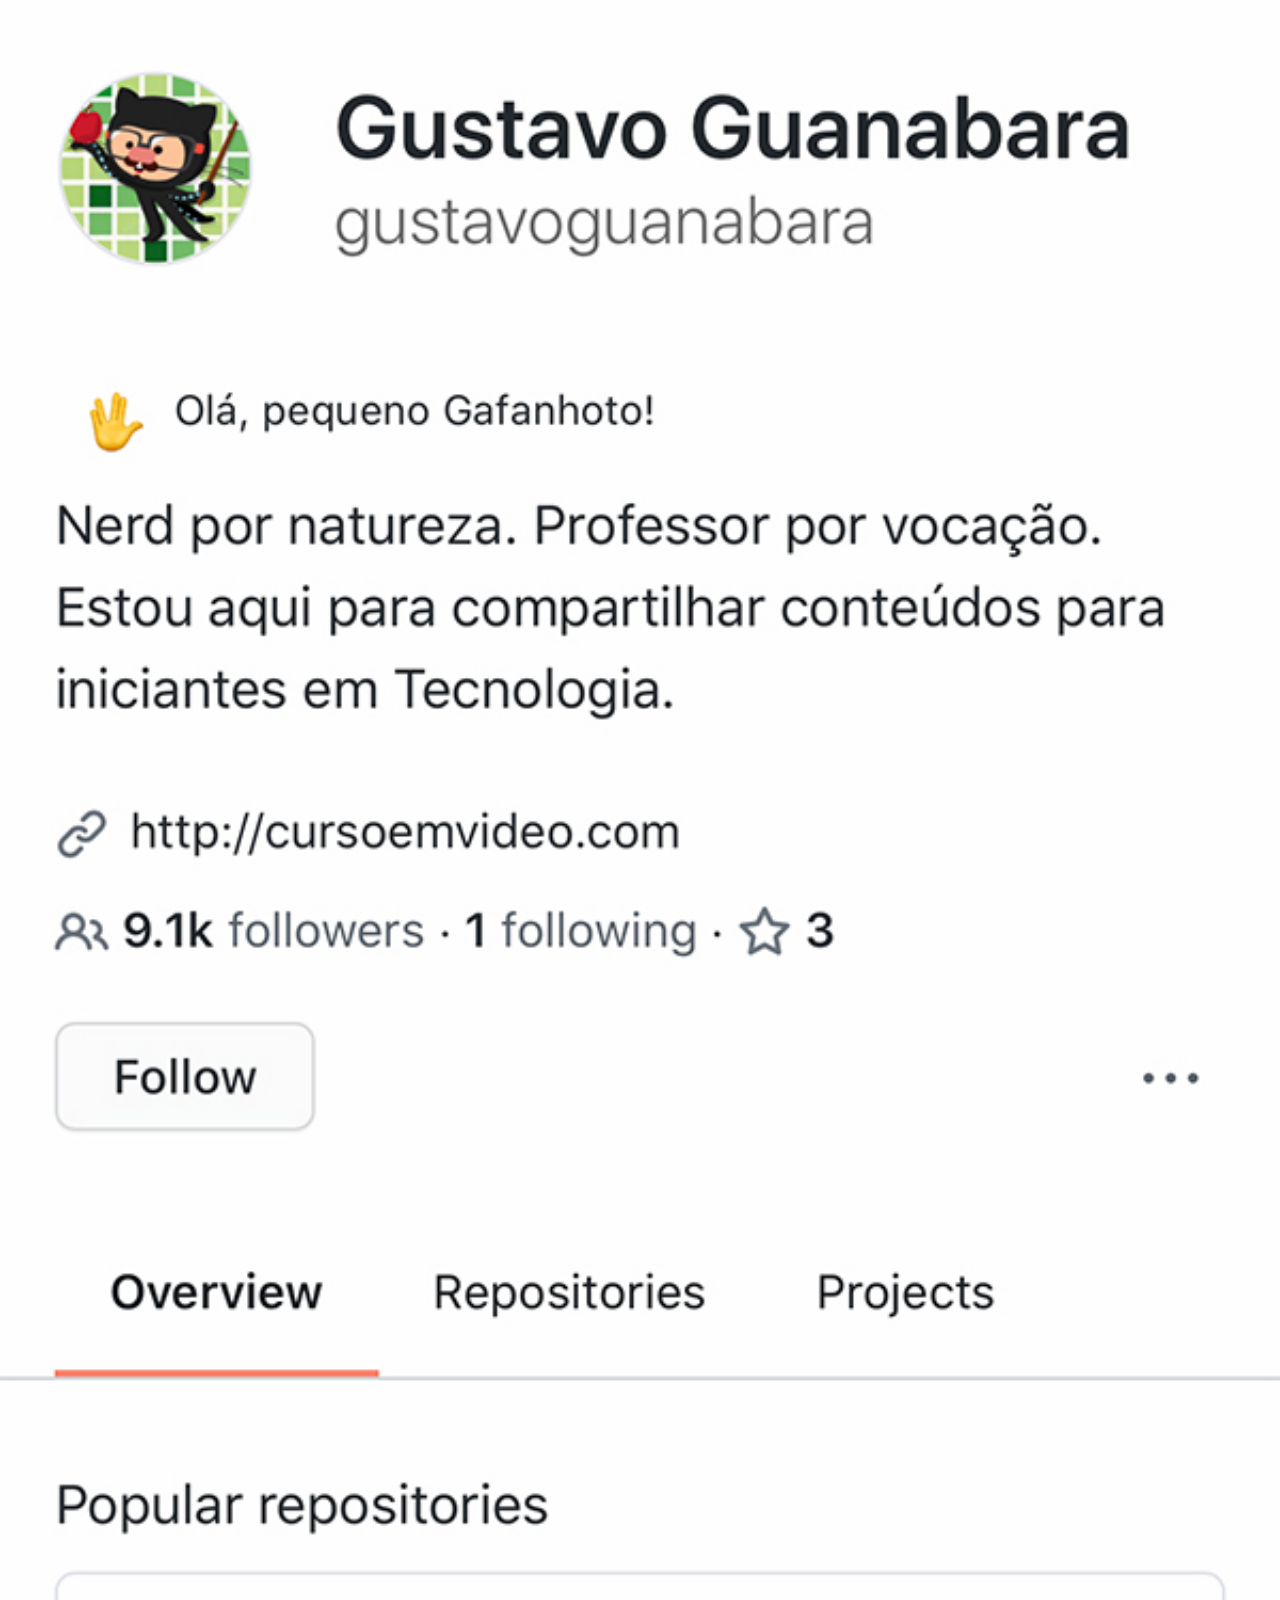
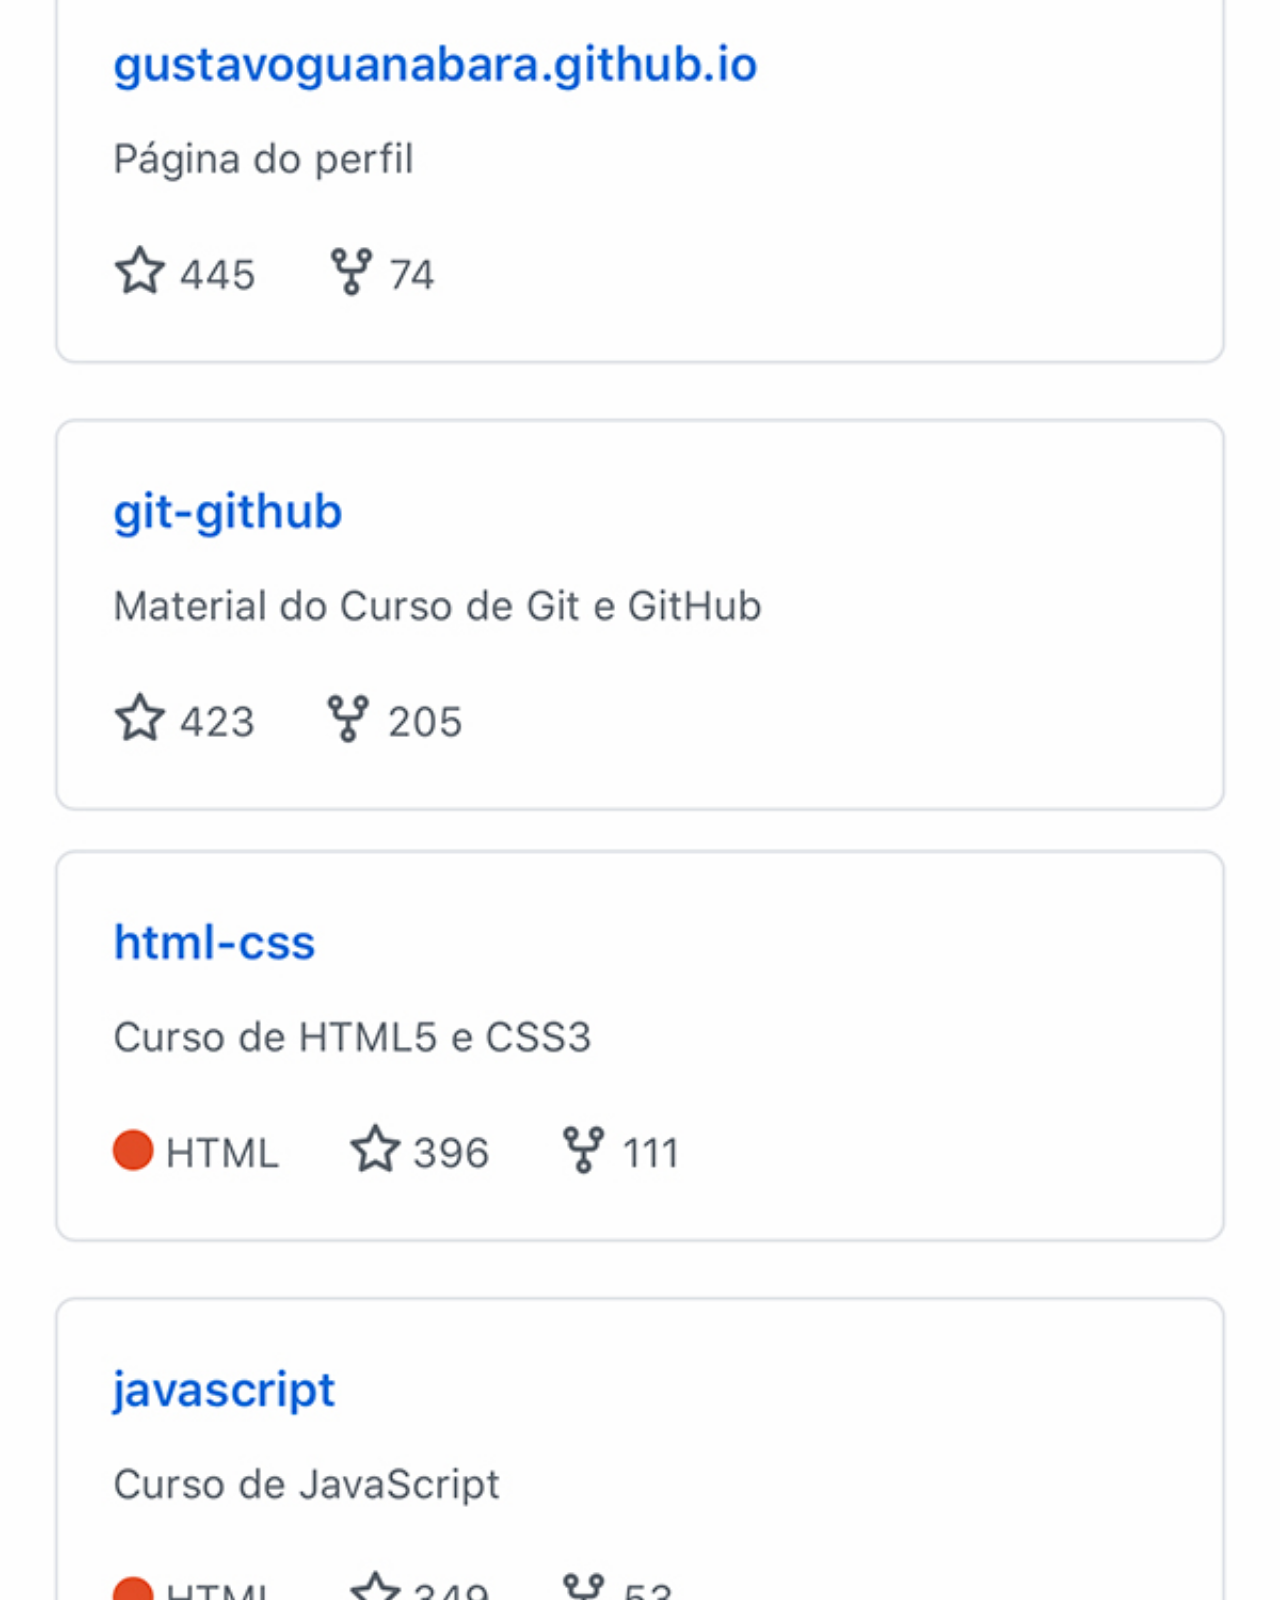
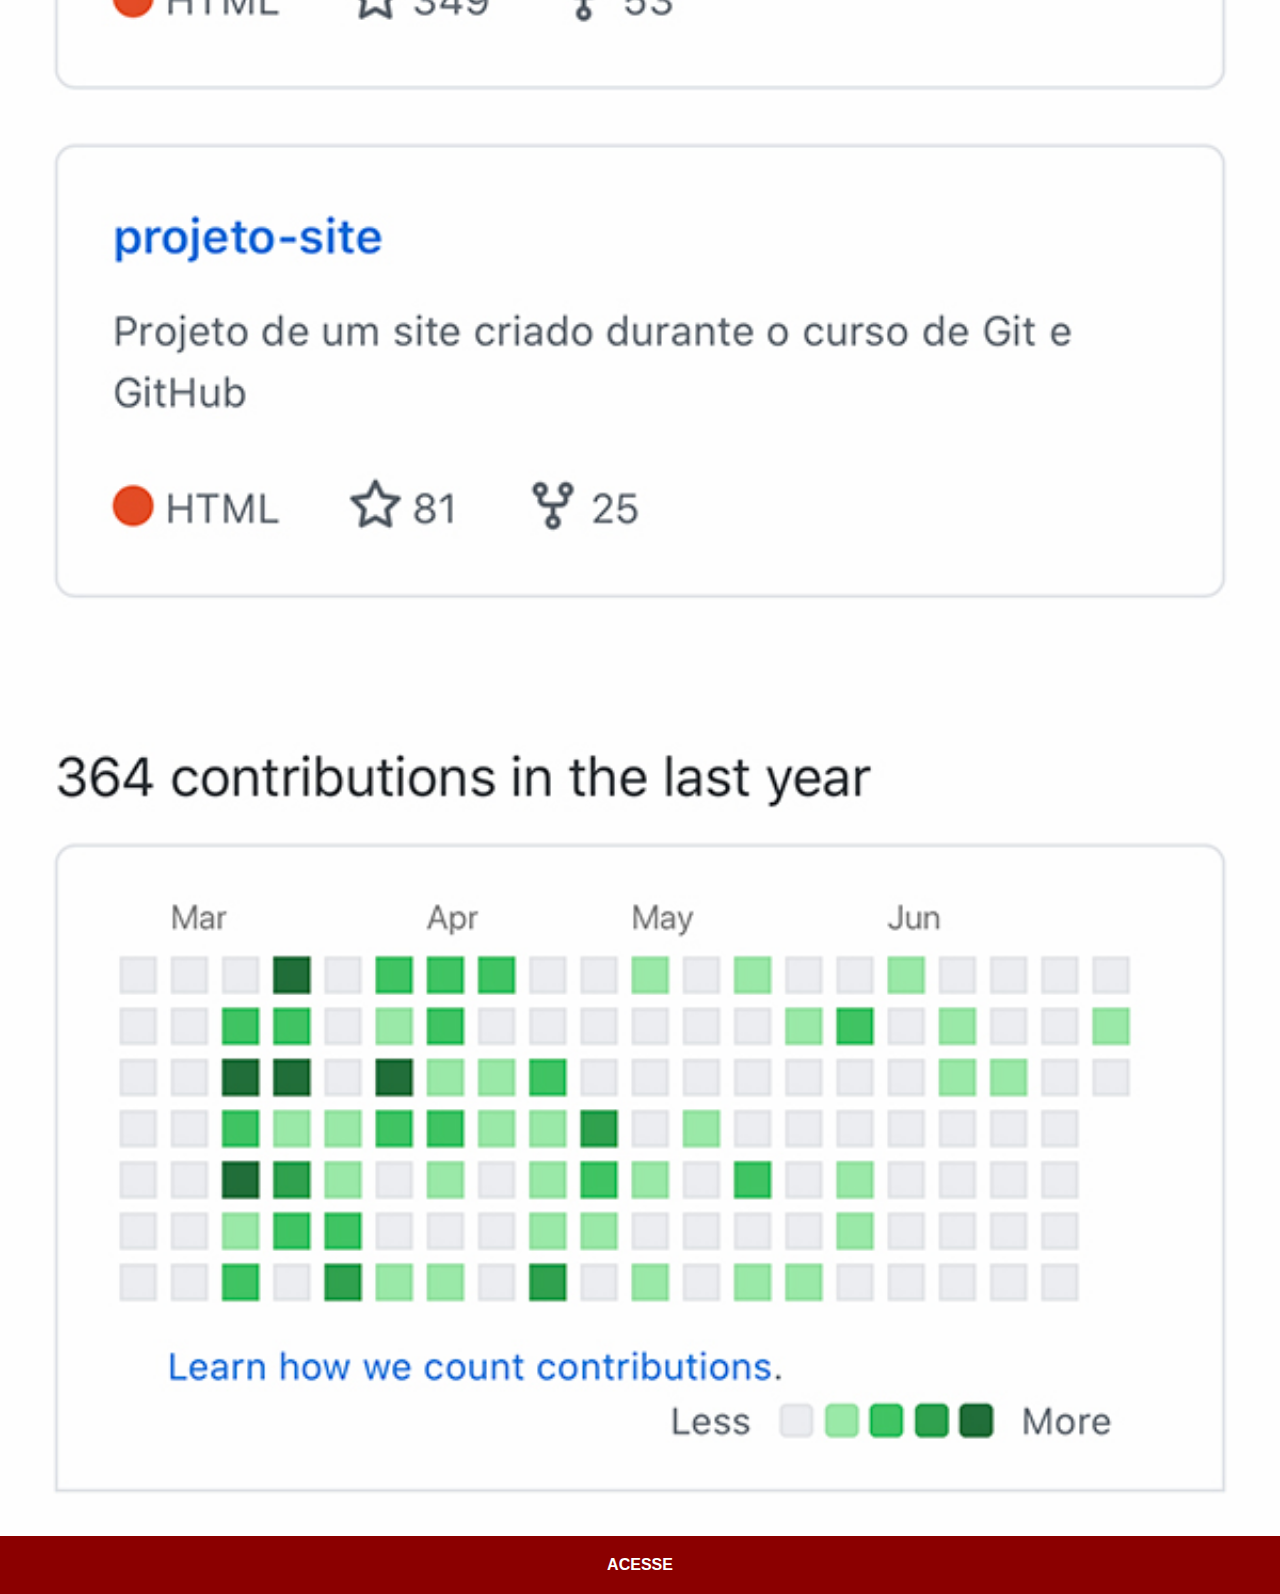
<file: github.html>
<!DOCTYPE html>
<html lang="en">
<head>
    <meta charset="UTF-8">
    <meta http-equiv="X-UA-Compatible" content="IE=edge">
    <meta name="viewport" content="width=device-width, initial-scale=1.0">
    <title>GitHub</title>
    <link rel="stylesheet" href="Estilos/social.css">
</head>
<body>
    <img src="imagens/tela-github.jpg" alt="github">
    <a href="https://github.com/joseleonardsudperez120" target="_blank">ACESSE</a>
</body>
</html>
</file>
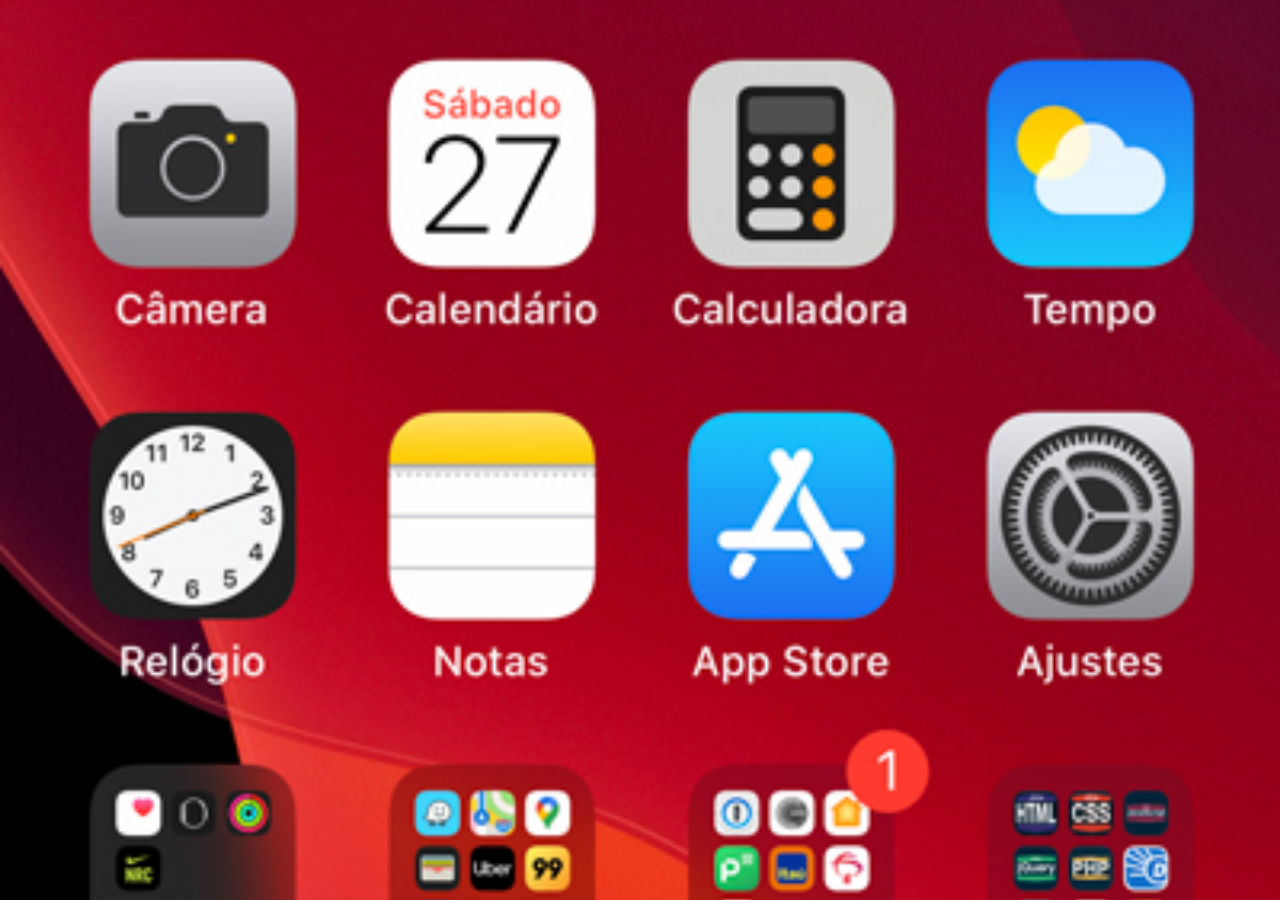
<file: home.html>
<!DOCTYPE html>
<html lang="en">
<head>
    <meta charset="UTF-8">
    <meta http-equiv="X-UA-Compatible" content="IE=edge">
    <meta name="viewport" content="width=device-width, initial-scale=1.0">
    <title>Home</title>
</head>
<style>
* {
    margin: 0px;
    padding: 0px;
}
body {
    width: 100vw;
    height: 100vh;
    background: black url('imagens/tela-home.jpg') no-repeat top center;
    background-size: cover;
}
</style>



<body>
    
</body>
</html>
</file>
<file: Estilos/social.css>
@charset "UTD-8";

*{
    margin: 0px;
    padding: 0px;
    font-family: Arial, Helvetica, sans-serif;
}
::-webkit-scrollbar {
    width: 0px;
    height:  0px;
}
img {
width: 100vw;

}
a {
display: block;
background-color: darkred;
color: white;
padding: 20px;
text-align: center;
font-weight: bolder;
text-decoration: none;
}
a:hover {
background-color: red;
}
</file>
